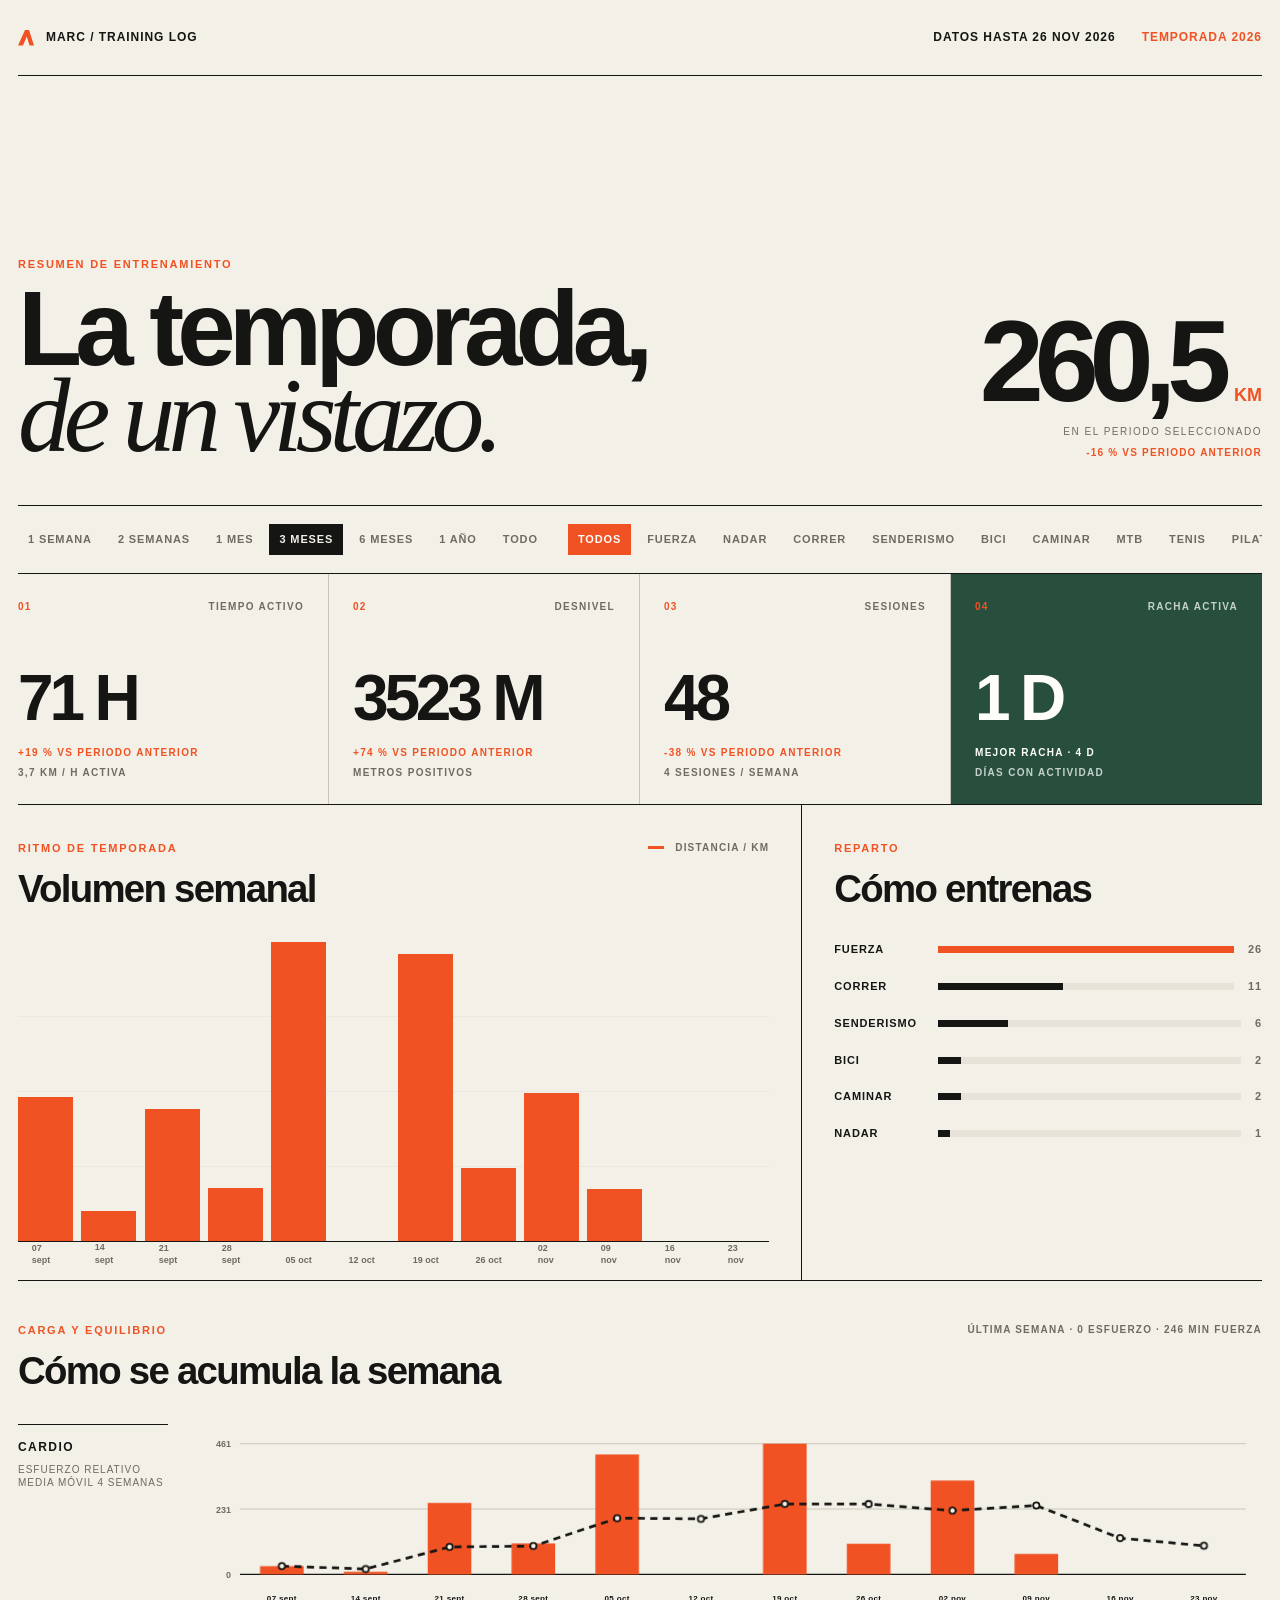
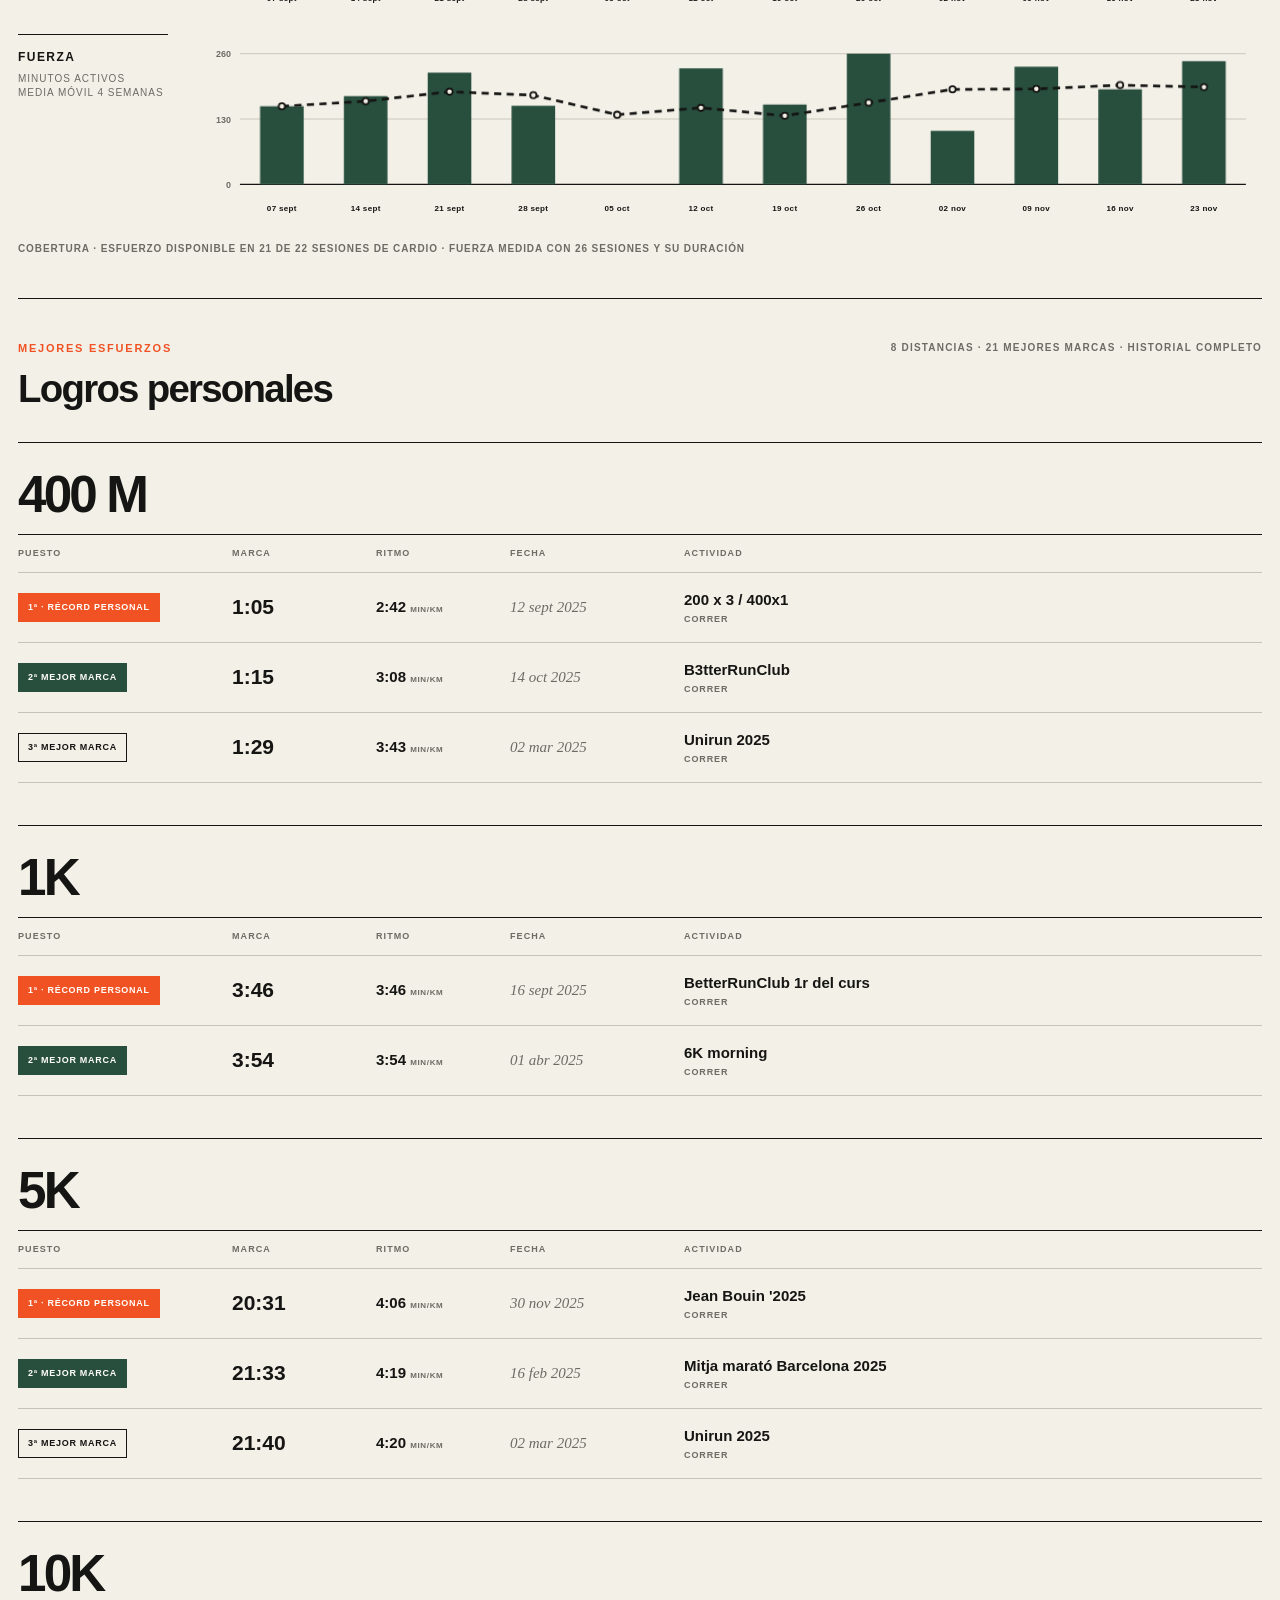
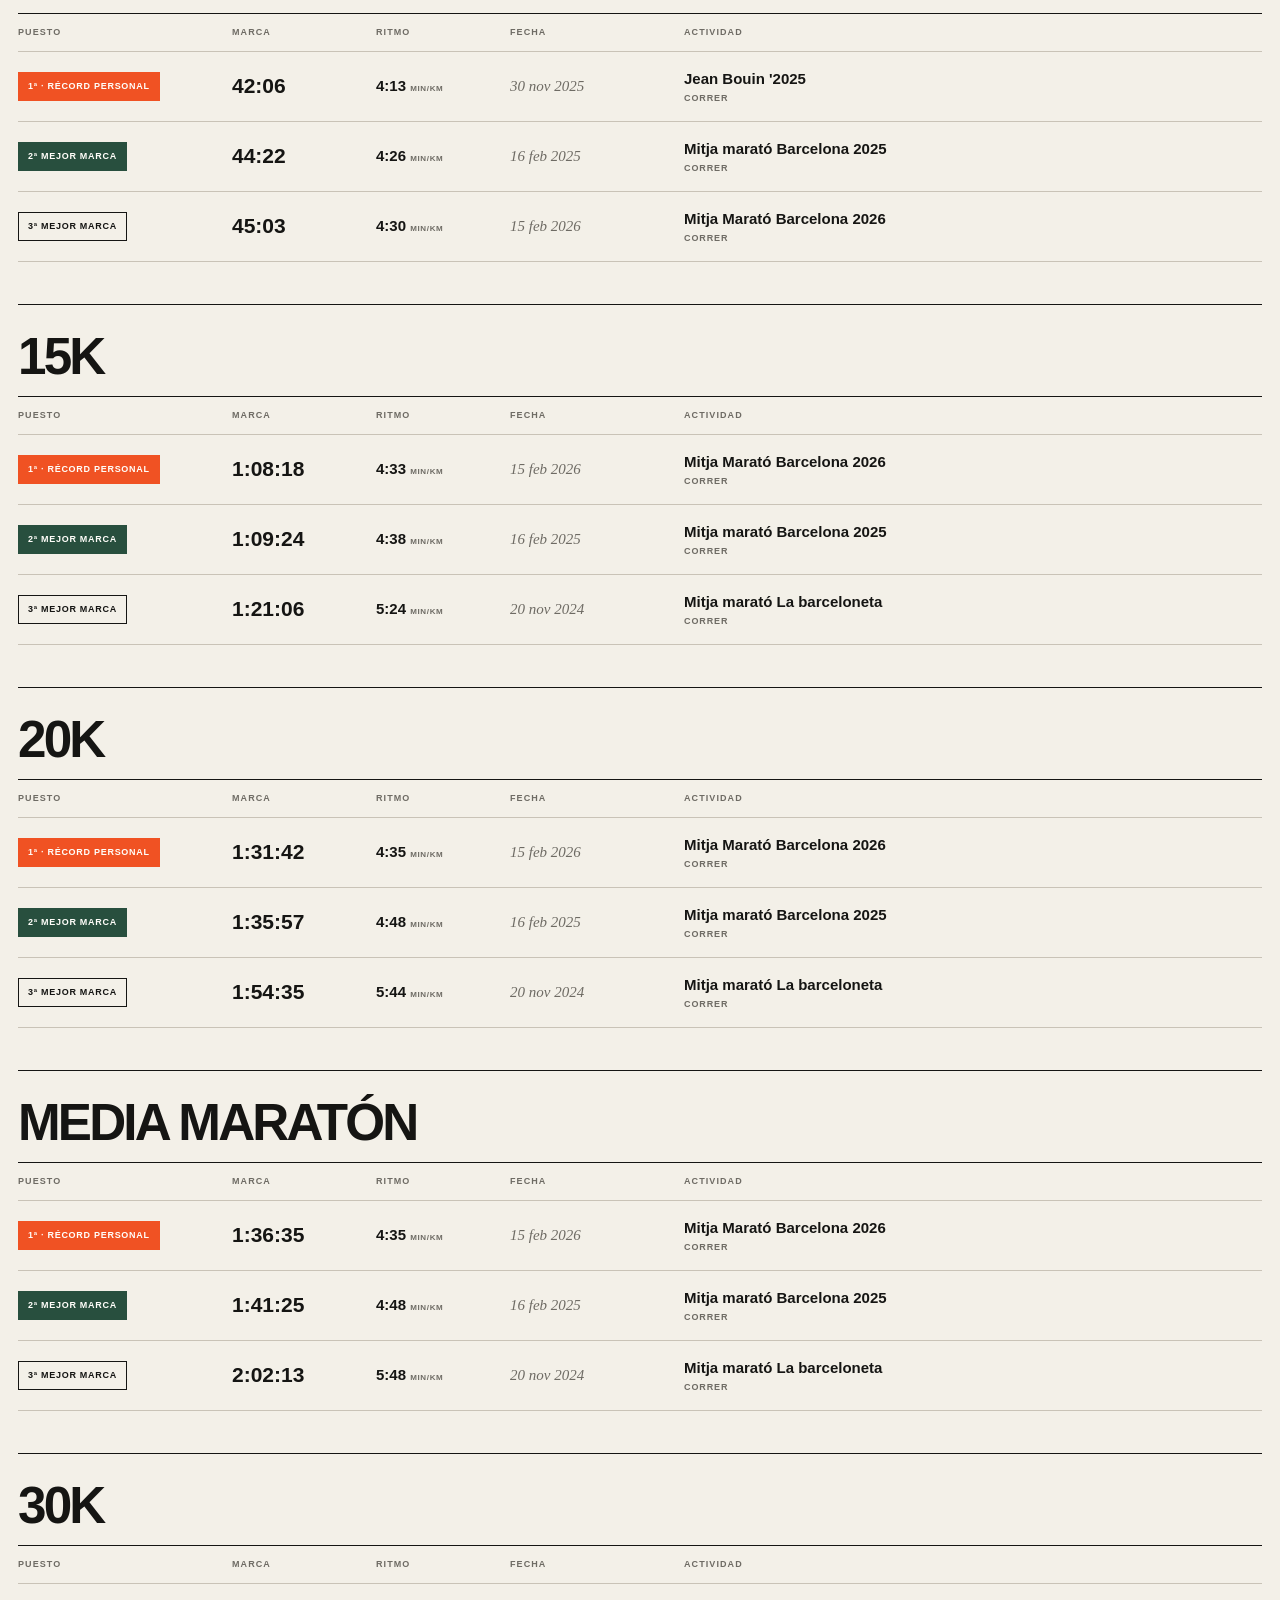
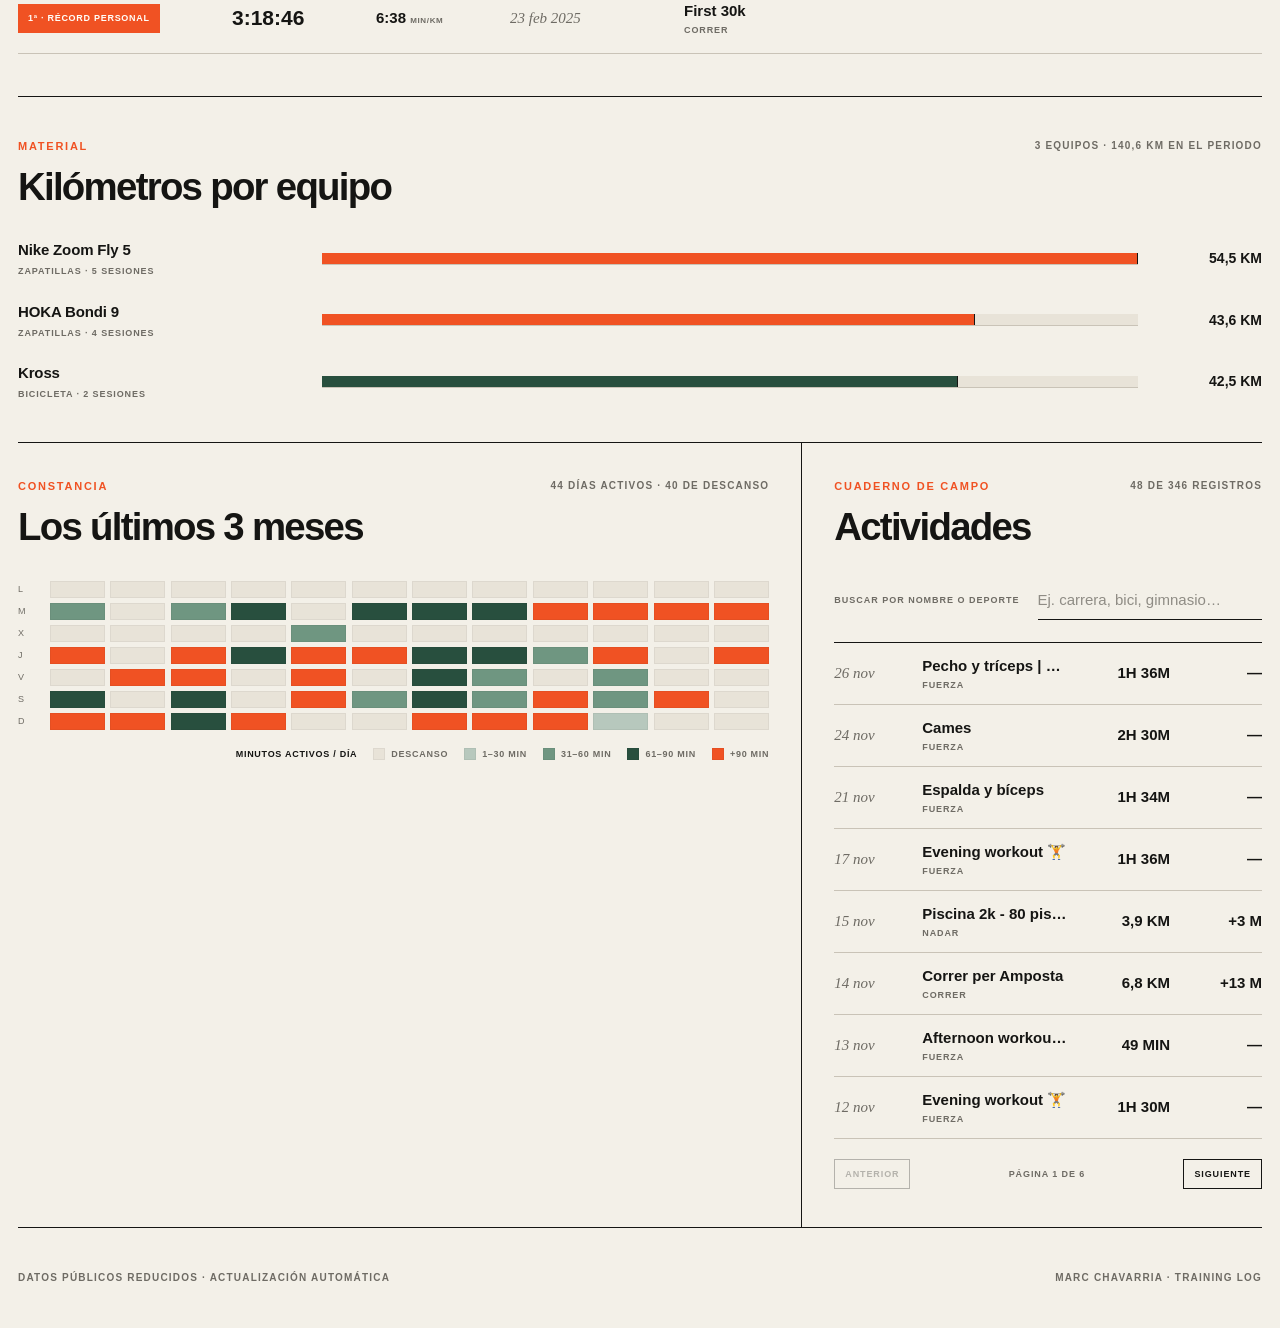
<file: index.html>
<!doctype html>
<html lang="es">
<head>
  <meta charset="utf-8">
  <meta name="viewport" content="width=device-width, initial-scale=1">
  <meta name="theme-color" content="#f3f0e8">
  <title>Marc — Training Log</title>
  <link rel="stylesheet" href="style.css?v=6.2">
</head>
<body>
  <div class="shell">
    <header class="masthead">
      <a class="brand" href="#top" aria-label="Volver al inicio">
        <span class="brand-mark" aria-hidden="true"></span>
        <span>MARC / TRAINING LOG</span>
      </a>
      <div class="masthead-meta">
        <span id="sync-date">DATOS ACTUALIZADOS</span>
        <span class="edition" id="edition">TEMPORADA</span>
      </div>
    </header>

    <main id="top">
      <section class="hero" aria-labelledby="page-title">
        <div class="hero-copy">
          <p class="eyebrow">RESUMEN DE ENTRENAMIENTO</p>
          <h1 id="page-title">La temporada,<br><em>de un vistazo.</em></h1>
        </div>
        <div class="hero-number" id="hero-number" aria-label="Distancia total del periodo">
          <span class="hero-number-value" id="hero-distance">—</span>
          <span class="hero-number-unit" id="hero-unit">KM</span>
          <span class="hero-number-caption" id="hero-caption">EN EL PERIODO SELECCIONADO</span>
          <span class="hero-comparison" id="hero-comparison">—</span>
        </div>
      </section>

      <section class="filter-bar" aria-label="Filtros del dashboard">
        <div class="period-switch" role="group" aria-label="Periodo">
          <button data-range="7">1 SEMANA</button>
          <button data-range="14">2 SEMANAS</button>
          <button data-range="28">1 MES</button>
          <button data-range="84" class="is-active">3 MESES</button>
          <button data-range="182">6 MESES</button>
          <button data-range="365">1 AÑO</button>
          <button data-range="all">TODO</button>
        </div>
        <div class="sport-switch" id="sport-switch" aria-label="Deporte"></div>
      </section>

      <section class="metric-strip" aria-label="Métricas principales">
        <article class="metric">
          <span class="metric-index">01</span>
          <span class="metric-label" id="metric-time-label">TIEMPO ACTIVO</span>
          <strong id="metric-time">—</strong>
          <span class="metric-comparison" id="time-comparison">—</span>
          <span class="metric-delta" id="time-delta">—</span>
        </article>
        <article class="metric">
          <span class="metric-index">02</span>
          <span class="metric-label" id="metric-elevation-label">DESNIVEL</span>
          <strong id="metric-elevation">—</strong>
          <span class="metric-comparison" id="elevation-comparison">—</span>
          <span class="metric-delta" id="elevation-delta">METROS POSITIVOS</span>
        </article>
        <article class="metric">
          <span class="metric-index">03</span>
          <span class="metric-label" id="metric-sessions-label">SESIONES</span>
          <strong id="metric-sessions">—</strong>
          <span class="metric-comparison" id="sessions-comparison">—</span>
          <span class="metric-delta" id="frequency-note">—</span>
        </article>
        <article class="metric metric-accent">
          <span class="metric-index">04</span>
          <span class="metric-label" id="metric-streak-label">RACHA ACTIVA</span>
          <strong id="metric-streak">—</strong>
          <span class="metric-comparison" id="best-streak-note">—</span>
          <span class="metric-delta">DÍAS CON ACTIVIDAD</span>
        </article>
      </section>

      <section class="analysis-grid">
        <article class="panel volume-panel">
          <header class="panel-header">
            <div>
              <p class="eyebrow">RITMO DE TEMPORADA</p>
              <h2>Volumen semanal</h2>
            </div>
            <div class="chart-legend"><span></span> <b id="volume-legend-text">DISTANCIA / KM</b></div>
          </header>
          <div class="volume-chart" id="volume-chart" role="img" aria-label="Distancia semanal"></div>
        </article>

        <article class="panel mix-panel">
          <header class="panel-header">
            <div>
              <p class="eyebrow">REPARTO</p>
              <h2>Cómo entrenas</h2>
            </div>
          </header>
          <div class="sport-mix" id="sport-mix"></div>
        </article>

        <article class="panel panel-wide load-panel">
          <header class="panel-header">
            <div>
              <p class="eyebrow">CARGA Y EQUILIBRIO</p>
              <h2>Cómo se acumula la semana</h2>
            </div>
            <p class="panel-note" id="load-note">—</p>
          </header>
          <div class="training-load-chart" id="training-load-chart" role="img" aria-label="Carga semanal de cardio y fuerza"></div>
          <p class="chart-footnote" id="load-coverage">—</p>
        </article>

        <article class="panel panel-wide running-panel">
          <header class="panel-header">
            <div>
              <p class="eyebrow">PROGRESO DE CARRERA</p>
              <h2>Ritmo en distancias comparables</h2>
            </div>
            <div class="progress-legend" aria-label="Series del gráfico">
              <span><i class="legend-dot legend-dot-orange"></i>5–8 KM</span>
              <span><i class="legend-dot legend-dot-green"></i>8–12 KM</span>
            </div>
          </header>
          <div class="running-progress-chart" id="running-progress-chart" role="img" aria-label="Evolución del ritmo de carrera"></div>
        </article>

        <article class="panel panel-wide achievements-panel is-hidden">
          <header class="panel-header">
            <div>
              <p class="eyebrow">MEJORES ESFUERZOS</p>
              <h2>Logros personales</h2>
            </div>
            <p class="panel-note" id="achievements-note">—</p>
          </header>
          <div class="personal-achievements" id="personal-achievements"></div>
        </article>

        <article class="panel panel-wide gear-panel is-hidden">
          <header class="panel-header">
            <div>
              <p class="eyebrow">MATERIAL</p>
              <h2>Kilómetros por equipo</h2>
            </div>
            <p class="panel-note" id="gear-note">—</p>
          </header>
          <div class="gear-usage" id="gear-usage" role="img" aria-label="Kilómetros recorridos con cada zapatilla o bicicleta"></div>
        </article>

        <article class="panel consistency-panel">
          <header class="panel-header">
            <div>
              <p class="eyebrow">CONSTANCIA</p>
              <h2>Los últimos 3 meses</h2>
            </div>
            <p class="panel-note" id="active-days-note">—</p>
          </header>
          <div class="calendar-wrap">
            <div class="weekday-labels" aria-hidden="true"><span>L</span><span>M</span><span>X</span><span>J</span><span>V</span><span>S</span><span>D</span></div>
            <div class="training-calendar" id="training-calendar"></div>
          </div>
          <div class="calendar-legend" id="calendar-legend" aria-label="Leyenda de minutos activos por día"></div>
        </article>

        <article class="panel latest-panel">
          <header class="panel-header">
            <div>
              <p class="eyebrow">CUADERNO DE CAMPO</p>
              <h2>Actividades</h2>
            </div>
            <span class="latest-count" id="latest-count">—</span>
          </header>
          <label class="activity-search" for="activity-search">
            <span>BUSCAR POR NOMBRE O DEPORTE</span>
            <input id="activity-search" type="search" autocomplete="off" placeholder="Ej. carrera, bici, gimnasio…">
          </label>
          <div class="activity-table" id="activity-table"></div>
          <nav class="activity-pagination" aria-label="Paginación de actividades">
            <button id="activity-prev" type="button">ANTERIOR</button>
            <span id="activity-page" aria-live="polite">PÁGINA 1</span>
            <button id="activity-next" type="button">SIGUIENTE</button>
          </nav>
        </article>
      </section>
    </main>

    <footer>
      <span>DATOS PÚBLICOS REDUCIDOS · ACTUALIZACIÓN AUTOMÁTICA</span>
      <span>MARC CHAVARRIA · TRAINING LOG</span>
    </footer>
  </div>

  <div id="loading" class="loading" aria-live="polite" aria-label="Cargando el dashboard"></div>
  <script src="app.js?v=6.4"></script>
</body>
</html>
</file>
<file: style.css>
:root {
  --paper: #f3f0e8;
  --paper-deep: #e8e3d8;
  --ink: #151513;
  --muted: #6e6b64;
  --line: #c9c3b7;
  --orange: #f05223;
  --green: #284f3e;
  --white: #fffefa;
  --font-sans: "Helvetica Neue", Helvetica, Arial, sans-serif;
  --font-display: Georgia, "Times New Roman", serif;
}

* { box-sizing: border-box; }
html { scroll-behavior: smooth; }
body {
  margin: 0;
  background: var(--paper);
  color: var(--ink);
  font-family: var(--font-sans);
  font-size: 15px;
  line-height: 1.35;
}
button { font: inherit; }

html.has-js:not(.is-ready) body { overflow: hidden; }
.has-js:not(.is-ready) .masthead,
.has-js:not(.is-ready) .hero-copy > *,
.has-js:not(.is-ready) .hero-number,
.has-js:not(.is-ready) .filter-bar,
.has-js:not(.is-ready) .metric { opacity: 0; }

.has-js.is-entering .masthead { animation: page-enter .64s cubic-bezier(.22, 1, .36, 1) .1s both; }
.has-js.is-entering .hero-copy .eyebrow { animation: page-enter .58s cubic-bezier(.22, 1, .36, 1) .18s both; }
.has-js.is-entering .hero-copy h1 { animation: page-enter .72s cubic-bezier(.22, 1, .36, 1) .24s both; }
.has-js.is-entering .hero-number { animation: page-enter .68s cubic-bezier(.22, 1, .36, 1) .32s both; }
.has-js.is-entering .filter-bar { animation: page-enter .6s cubic-bezier(.22, 1, .36, 1) .4s both; }
.has-js.is-entering .metric { animation: page-enter .58s cubic-bezier(.22, 1, .36, 1) .46s both; }
.has-js.is-entering .metric:nth-child(2) { animation-delay: .51s; }
.has-js.is-entering .metric:nth-child(3) { animation-delay: .56s; }
.has-js.is-entering .metric:nth-child(4) { animation-delay: .61s; }

.shell {
  width: min(1500px, calc(100% - 36px));
  margin: 0 auto;
}

.masthead {
  min-height: 76px;
  display: flex;
  align-items: center;
  justify-content: space-between;
  border-bottom: 1px solid var(--ink);
  letter-spacing: .08em;
  font-size: 12px;
  font-weight: 700;
}
.brand { color: inherit; text-decoration: none; display: flex; align-items: center; gap: 12px; }
.brand-mark { width: 16px; height: 16px; background: var(--orange); clip-path: polygon(0 100%, 45% 0, 68% 0, 100% 100%, 72% 100%, 55% 43%, 31% 100%); }
.masthead-meta { display: flex; gap: 26px; }
.edition { color: var(--orange); }

.hero {
  min-height: 430px;
  display: grid;
  grid-template-columns: 1.3fr .7fr;
  gap: 24px;
  align-items: end;
  padding: 64px 0 46px;
  border-bottom: 1px solid var(--ink);
}
.eyebrow { margin: 0 0 14px; font-size: 11px; font-weight: 800; letter-spacing: .16em; color: var(--orange); }
.hero h1 { margin: 0; font-size: clamp(64px, 8.2vw, 128px); font-weight: 700; line-height: .82; letter-spacing: -.065em; }
.hero h1 em { font-family: var(--font-display); font-weight: 400; }
.hero-number { justify-self: end; display: grid; grid-template-columns: auto auto; align-items: baseline; text-align: right; }
.hero-number-value { font-size: clamp(78px, 9vw, 142px); line-height: .8; letter-spacing: -.08em; font-weight: 800; font-variant-numeric: tabular-nums; }
.hero-number-unit { margin-left: 12px; color: var(--orange); font-weight: 800; font-size: 18px; }
.hero-number-caption { grid-column: 1 / -1; margin-top: 18px; font-size: 10px; letter-spacing: .15em; color: var(--muted); }
.hero-comparison { grid-column: 1 / -1; margin-top: 7px; color: var(--orange); font-size: 10px; font-weight: 800; letter-spacing: .12em; }

.filter-bar { display: flex; justify-content: space-between; align-items: center; gap: 20px; padding: 18px 0; border-bottom: 1px solid var(--ink); overflow-x: auto; }
.period-switch, .sport-switch { display: flex; gap: 6px; white-space: nowrap; }
.filter-bar button { border: 0; background: transparent; padding: 8px 10px; color: var(--muted); font-size: 11px; letter-spacing: .08em; font-weight: 700; cursor: pointer; transition: color .18s ease, background-color .18s ease, transform .18s ease; }
.filter-bar button:hover { color: var(--ink); }
.filter-bar button:active { transform: scale(.96); }
.filter-bar button:focus-visible { outline: 2px solid var(--orange); outline-offset: 2px; }
.filter-bar button.is-active { background: var(--ink); color: var(--paper); }
.sport-switch button.is-active { background: var(--orange); color: var(--white); }

.metric-strip { display: grid; grid-template-columns: repeat(4, 1fr); border-bottom: 1px solid var(--ink); }
.metric { min-height: 230px; padding: 26px 24px 24px 0; border-right: 1px solid var(--line); display: grid; grid-template-columns: auto 1fr; grid-template-rows: auto 1fr auto auto; }
.metric + .metric { padding-left: 24px; }
.metric:last-child { border-right: 0; }
.metric-index, .metric-label, .metric-delta, .metric-comparison { font-size: 10px; font-weight: 800; letter-spacing: .13em; }
.metric-index { color: var(--orange); }
.metric-label { text-align: right; color: var(--muted); }
.metric strong { grid-column: 1 / -1; align-self: end; font-size: clamp(42px, 5vw, 74px); letter-spacing: -.065em; font-variant-numeric: tabular-nums; }
.metric-comparison { grid-column: 1 / -1; margin: 4px 0 7px; color: var(--orange); }
.metric-delta { grid-column: 1 / -1; color: var(--muted); }
.metric-accent { background: var(--green); color: var(--white); padding-right: 24px; }
.metric-accent .metric-label, .metric-accent .metric-delta { color: #c4d2ca; }
.metric-accent .metric-comparison { color: var(--white); }

.analysis-grid { display: grid; grid-template-columns: 1.7fr 1fr; }
.panel { min-width: 0; padding: 36px 32px 38px 0; border-bottom: 1px solid var(--ink); }
.mix-panel, .latest-panel { padding-left: 32px; padding-right: 0; border-left: 1px solid var(--ink); }
.panel-wide { grid-column: 1 / -1; padding: 42px 0; border-left: 0 !important; }
.panel.is-wide { grid-column: 1 / -1; padding-right: 0; border-left: 0; }
.panel.is-hidden { display: none; }
.reveal-on-scroll { opacity: 0; transform: translateY(28px); transition: opacity .68s cubic-bezier(.22, 1, .36, 1), transform .68s cubic-bezier(.22, 1, .36, 1); will-change: opacity, transform; }
.reveal-on-scroll.is-revealed { opacity: 1; transform: translateY(0); will-change: auto; }
.panel.is-revealed .week-bar,
.panel.is-revealed .cardio-bar,
.panel.is-revealed .strength-bar { animation: chart-scroll-rise .82s cubic-bezier(.22, 1, .36, 1) var(--chart-delay, 0ms) both; transform-origin: bottom; }
.panel.is-revealed .mix-fill,
.panel.is-revealed .gear-fill { animation: chart-scroll-grow .78s cubic-bezier(.22, 1, .36, 1) var(--chart-delay, 0ms) both; transform-origin: left; }
.panel.is-revealed .average-line,
.panel.is-revealed .running-series-orange,
.panel.is-revealed .running-series-green { animation: chart-scroll-draw .96s cubic-bezier(.22, 1, .36, 1) var(--chart-delay, 0ms) both; }
.panel.is-revealed .average-point,
.panel.is-revealed .running-point-orange,
.panel.is-revealed .running-point-green { animation: chart-scroll-point .46s cubic-bezier(.22, 1, .36, 1) var(--chart-delay, 0ms) both; transform-box: fill-box; transform-origin: center; }
.panel.is-revealed #training-calendar .day-cell { animation: chart-scroll-cell .42s cubic-bezier(.22, 1, .36, 1) var(--chart-delay, 0ms) both; }
.is-filter-updating .hero-number,
.is-filter-updating .metric,
.is-filter-updating .panel.is-revealed:not(.is-hidden) { animation: filter-content-in .43s cubic-bezier(.22, 1, .36, 1) both; }
.is-filter-updating .week-bar,
.is-filter-updating .cardio-bar,
.is-filter-updating .strength-bar { animation: chart-rise-in .48s cubic-bezier(.22, 1, .36, 1) both; transform-origin: bottom; }
.is-filter-updating .mix-fill,
.is-filter-updating .gear-fill { animation: chart-grow-in .48s cubic-bezier(.22, 1, .36, 1) both; transform-origin: left; }
.panel-header { display: flex; justify-content: space-between; gap: 20px; align-items: start; margin-bottom: 34px; }
.panel h2 { margin: 0; font-size: clamp(27px, 3vw, 44px); letter-spacing: -.045em; line-height: 1; }
.panel-note, .chart-legend, .latest-count { margin: 0; font-size: 10px; font-weight: 800; letter-spacing: .12em; color: var(--muted); text-align: right; }
.chart-legend span { display: inline-block; width: 16px; height: 3px; margin: 0 7px 2px 0; background: var(--orange); }
.chart-legend b { font: inherit; }

.volume-chart { height: 300px; display: grid; grid-template-columns: repeat(var(--week-count, 12), minmax(22px, 1fr)); gap: 8px; align-items: end; border-bottom: 1px solid var(--ink); background: repeating-linear-gradient(to top, transparent 0, transparent 74px, rgba(21,21,19,.08) 75px); }
.week-bar { position: relative; height: var(--height); background: var(--orange); transition: opacity .2s; }
.week-bar.has-value { min-height: 2px; }
.week-bar:hover { opacity: .7; }
.week-bar::after { content: attr(data-label); position: absolute; left: 50%; bottom: -25px; transform: translateX(-50%); font-size: 9px; font-weight: 700; color: var(--muted); }
.week-bar::before { content: attr(data-value); position: absolute; left: 50%; top: -18px; transform: translateX(-50%); font-size: 9px; opacity: 0; }
.week-bar:hover::before { opacity: 1; }

.sport-mix { display: grid; gap: 22px; }
.mix-row { display: grid; grid-template-columns: 90px 1fr auto; gap: 14px; align-items: center; }
.mix-name, .mix-value { font-size: 11px; font-weight: 800; letter-spacing: .08em; }
.mix-track { height: 7px; background: var(--paper-deep); }
.mix-fill { width: var(--width); height: 100%; background: var(--ink); }
.mix-row:first-child .mix-fill { background: var(--orange); }
.mix-value { color: var(--muted); font-variant-numeric: tabular-nums; }

.training-load-chart { display: grid; gap: 22px; }
.load-lane { display: grid; grid-template-columns: 150px minmax(0, 1fr); gap: 20px; align-items: stretch; }
.load-lane-label { border-top: 1px solid var(--ink); padding-top: 14px; }
.load-lane-label strong { display: block; font-size: 12px; letter-spacing: .12em; }
.load-lane-label span { display: block; margin-top: 7px; color: var(--muted); font-size: 10px; letter-spacing: .1em; }
.chart-footnote { margin: 20px 0 0; color: var(--muted); font-size: 10px; font-weight: 700; letter-spacing: .09em; }
.chart-svg { display: block; width: 100%; height: auto; min-height: 180px; overflow: visible; }
.chart-svg text { fill: var(--muted); font-family: var(--font-sans); font-size: 10px; font-weight: 700; }
.chart-svg .axis-label { fill: var(--ink); font-size: 9px; letter-spacing: .04em; }
.chart-grid { stroke: var(--line); stroke-width: 1; }
.chart-baseline { stroke: var(--ink); stroke-width: 1.5; }
.cardio-bar { fill: var(--orange); }
.strength-bar { fill: var(--green); }
.cardio-bar, .strength-bar { transform-box: fill-box; }
.average-line { fill: none; stroke: var(--ink); stroke-width: 3; stroke-dasharray: 8 6; }
.average-point { fill: var(--paper); stroke: var(--ink); stroke-width: 2; }

.progress-legend { display: flex; flex-wrap: wrap; justify-content: flex-end; gap: 16px; color: var(--muted); font-size: 10px; font-weight: 800; letter-spacing: .1em; }
.progress-legend span { display: inline-flex; align-items: center; gap: 7px; }
.legend-dot { display: inline-block; width: 10px; height: 10px; border-radius: 50%; }
.legend-dot-orange { background: var(--orange); }
.legend-dot-green { background: var(--paper); border: 2px solid var(--green); }
.running-series-orange { fill: none; stroke: var(--orange); stroke-width: 3; }
.running-series-green { fill: none; stroke: var(--green); stroke-width: 3; stroke-dasharray: 8 5; }
.running-point-orange { fill: var(--orange); stroke: var(--paper); stroke-width: 2; }
.running-point-green { fill: var(--paper); stroke: var(--green); stroke-width: 3; }
.empty-chart { min-height: 220px; display: grid; place-items: center; border-top: 1px solid var(--line); border-bottom: 1px solid var(--line); color: var(--muted); font-size: 11px; font-weight: 700; letter-spacing: .1em; text-align: center; }

.personal-achievements { display: grid; gap: 42px; }
.achievement-group { border-top: 1px solid var(--ink); }
.achievement-group-header { display: flex; justify-content: space-between; align-items: end; gap: 20px; min-height: 92px; padding: 20px 0 16px; border-bottom: 1px solid var(--ink); }
.achievement-group-header h3 { margin: 0; font-size: clamp(34px, 4vw, 58px); line-height: .9; letter-spacing: -.055em; }
.achievement-row { display: grid; grid-template-columns: minmax(150px, 190px) 120px 110px 150px minmax(0, 1fr); gap: 24px; align-items: center; min-height: 70px; border-bottom: 1px solid var(--line); }
.achievement-head { min-height: 38px; color: var(--muted); font-size: 9px; font-weight: 800; letter-spacing: .12em; }
.achievement-time { font-size: 21px; font-weight: 800; font-variant-numeric: tabular-nums; }
.achievement-pace { font-size: 15px; font-weight: 800; font-variant-numeric: tabular-nums; white-space: nowrap; }
.achievement-pace small { color: var(--muted); font-size: 8px; letter-spacing: .08em; }
.achievement-rank { justify-self: start; padding: 7px 9px; border: 1px solid var(--ink); font-size: 9px; font-weight: 800; letter-spacing: .08em; }
.achievement-rank[data-rank="1"] { background: var(--orange); border-color: var(--orange); color: var(--white); }
.achievement-rank[data-rank="2"] { background: var(--green); border-color: var(--green); color: var(--white); }
.achievement-date { color: var(--muted); font-family: var(--font-display); font-style: italic; }
.achievement-activity { min-width: 0; overflow: hidden; text-overflow: ellipsis; white-space: nowrap; font-weight: 700; }
.achievement-activity small { display: block; margin-top: 3px; color: var(--muted); font-size: 9px; letter-spacing: .1em; }

.gear-usage { display: grid; gap: 24px; }
.gear-row { display: grid; grid-template-columns: minmax(180px, 280px) minmax(0, 1fr) 100px; gap: 24px; align-items: center; }
.gear-meta strong { display: block; font-size: 15px; letter-spacing: -.01em; }
.gear-meta span { display: block; margin-top: 5px; color: var(--muted); font-size: 9px; font-weight: 800; letter-spacing: .1em; }
.gear-track { height: 12px; background: var(--paper-deep); border-bottom: 1px solid var(--line); }
.gear-fill { width: var(--width); height: 100%; background: var(--orange); border-right: 1px solid var(--ink); }
.gear-fill[data-gear-type="Bicicleta"] { background: var(--green); }
.gear-value { text-align: right; font-size: 14px; font-weight: 800; font-variant-numeric: tabular-nums; }

.calendar-wrap { display: grid; grid-template-columns: 20px 1fr; gap: 12px; }
.weekday-labels { display: grid; grid-template-rows: repeat(7, 1fr); gap: 5px; font-size: 9px; color: var(--muted); align-items: center; }
.training-calendar { display: grid; grid-auto-flow: column; grid-template-rows: repeat(7, 17px); grid-auto-columns: minmax(12px, 1fr); gap: 5px; }
.day-cell { background: var(--paper-deep); border: 1px solid rgba(21,21,19,.05); }
.day-cell[data-level="1"] { background: #b7c8bd; }
.day-cell[data-level="2"] { background: #6f9681; }
.day-cell[data-level="3"] { background: var(--green); }
.day-cell[data-level="4"] { background: var(--orange); }
.calendar-legend { display: flex; flex-wrap: wrap; justify-content: flex-end; gap: 10px 16px; margin-top: 18px; color: var(--muted); font-size: 9px; font-weight: 800; letter-spacing: .08em; }
.calendar-legend::before { content: "MINUTOS ACTIVOS / DÍA"; color: var(--ink); }
.calendar-legend span { display: inline-flex; align-items: center; gap: 6px; }
.calendar-legend .day-cell { display: inline-block; width: 12px; height: 12px; flex: 0 0 12px; }

.activity-table { border-top: 1px solid var(--ink); }
.activity-search { display: grid; grid-template-columns: auto minmax(0, 1fr); gap: 18px; align-items: center; margin-bottom: 22px; }
.activity-search span { font-size: 9px; font-weight: 800; letter-spacing: .11em; color: var(--muted); }
.activity-search input { width: 100%; border: 0; border-bottom: 1px solid var(--ink); border-radius: 0; padding: 9px 0; background: transparent; color: var(--ink); font: inherit; outline: 0; }
.activity-search input::placeholder { color: var(--muted); opacity: .75; }
.activity-search input:focus { border-bottom-color: var(--orange); box-shadow: 0 1px 0 var(--orange); }
.activity-row { display: grid; grid-template-columns: 74px 1fr 88px 78px; gap: 14px; align-items: center; min-height: 62px; border-bottom: 1px solid var(--line); }
.activity-row.is-compact { grid-template-columns: 74px 1fr 100px; }
.activity-date { font-family: var(--font-display); font-style: italic; color: var(--muted); }
.activity-title { font-weight: 700; overflow: hidden; text-overflow: ellipsis; white-space: nowrap; }
.activity-title span { display: block; margin-top: 3px; color: var(--muted); font-size: 9px; letter-spacing: .1em; }
.activity-value { text-align: right; font-variant-numeric: tabular-nums; font-weight: 700; }
.activity-empty { min-height: 124px; display: grid; place-items: center; margin: 0; color: var(--muted); text-align: center; }
.activity-pagination { display: grid; grid-template-columns: auto 1fr auto; align-items: center; gap: 14px; padding-top: 20px; }
.activity-pagination button { border: 1px solid var(--ink); padding: 8px 10px; background: transparent; color: var(--ink); font-size: 9px; font-weight: 800; letter-spacing: .1em; cursor: pointer; transition: background-color .18s ease, color .18s ease; }
.activity-pagination button:hover:not(:disabled) { background: var(--ink); color: var(--paper); }
.activity-pagination button:focus-visible { outline: 2px solid var(--orange); outline-offset: 2px; }
.activity-pagination button:disabled { opacity: .28; cursor: default; }
.activity-pagination span { color: var(--muted); font-size: 9px; font-weight: 800; letter-spacing: .1em; text-align: center; }

footer { min-height: 100px; display: flex; justify-content: space-between; align-items: center; font-size: 10px; font-weight: 800; letter-spacing: .12em; color: var(--muted); }
.loading { position: fixed; inset: 0; display: grid; place-items: center; z-index: 10; background: var(--ink); color: var(--paper); font-size: 12px; letter-spacing: .18em; transform: translateY(0); transition: transform .72s cubic-bezier(.76, 0, .24, 1); will-change: transform; }
.loading::after { content: ""; position: absolute; right: 0; bottom: 0; left: 0; height: 4px; background: var(--orange); transform-origin: left; animation: loading-line 1s cubic-bezier(.22, 1, .36, 1) both; }
.loading.is-leaving { transform: translateY(-100%); pointer-events: none; }
.loading.is-hidden { display: none; }
.error { color: var(--orange); }

@keyframes page-enter {
  from { opacity: 0; transform: translateY(18px); }
  to { opacity: 1; transform: translateY(0); }
}
@keyframes loading-line {
  from { transform: scaleX(0); }
  to { transform: scaleX(1); }
}
@keyframes chart-scroll-rise {
  from { opacity: .18; transform: scaleY(0); }
  to { opacity: 1; transform: scaleY(1); }
}
@keyframes chart-scroll-grow {
  from { opacity: .18; transform: scaleX(0); }
  to { opacity: 1; transform: scaleX(1); }
}
@keyframes chart-scroll-draw {
  from { opacity: 0; clip-path: inset(0 100% 0 0); }
  to { opacity: 1; clip-path: inset(0 0 0 0); }
}
@keyframes chart-scroll-point {
  from { opacity: 0; transform: scale(0); }
  to { opacity: 1; transform: scale(1); }
}
@keyframes chart-scroll-cell {
  from { opacity: 0; transform: scale(0); }
  to { opacity: 1; transform: scale(1); }
}
@keyframes filter-content-in {
  from { opacity: .28; transform: translateY(12px); }
  to { opacity: 1; transform: translateY(0); }
}
@keyframes chart-rise-in {
  from { opacity: .18; transform: scaleY(0); }
  to { opacity: 1; transform: scaleY(1); }
}
@keyframes chart-grow-in {
  from { opacity: .18; transform: scaleX(0); }
  to { opacity: 1; transform: scaleX(1); }
}

@media (prefers-reduced-motion: reduce) {
  html { scroll-behavior: auto; }
  *, *::before, *::after { animation-duration: .01ms !important; animation-iteration-count: 1 !important; transition-duration: .01ms !important; }
  .has-js:not(.is-ready) .masthead,
  .has-js:not(.is-ready) .hero-copy > *,
  .has-js:not(.is-ready) .hero-number,
  .has-js:not(.is-ready) .filter-bar,
  .has-js:not(.is-ready) .metric { opacity: 1; }
  .reveal-on-scroll { opacity: 1; transform: none; }
  .panel.is-revealed .week-bar,
  .panel.is-revealed .cardio-bar,
  .panel.is-revealed .strength-bar,
  .panel.is-revealed .mix-fill,
  .panel.is-revealed .gear-fill,
  .panel.is-revealed .average-line,
  .panel.is-revealed .average-point,
  .panel.is-revealed .running-series-orange,
  .panel.is-revealed .running-series-green,
  .panel.is-revealed .running-point-orange,
  .panel.is-revealed .running-point-green,
  .panel.is-revealed #training-calendar .day-cell { animation: none; opacity: 1; transform: none; clip-path: none; }
}

@media (max-width: 950px) {
  .hero { grid-template-columns: 1fr; min-height: auto; }
  .hero-number { justify-self: start; text-align: left; margin-top: 34px; }
  .metric-strip { grid-template-columns: repeat(2, 1fr); }
  .metric:nth-child(2) { border-right: 0; }
  .metric:nth-child(-n+2) { border-bottom: 1px solid var(--line); }
  .analysis-grid { grid-template-columns: 1fr; }
  .panel, .mix-panel, .latest-panel, .panel-wide, .panel.is-wide { grid-column: 1; padding: 34px 0; border-left: 0; }
  .load-lane { grid-template-columns: 120px minmax(0, 1fr); gap: 14px; }
}

@media (max-width: 620px) {
  .shell { width: min(100% - 24px, 1500px); }
  .masthead-meta #sync-date { display: none; }
  .hero { padding-top: 46px; }
  .hero h1 { font-size: 58px; }
  .filter-bar { align-items: flex-start; flex-direction: column; }
  .metric-strip { grid-template-columns: 1fr; }
  .metric { border-right: 0; border-bottom: 1px solid var(--line); padding: 22px 0; min-height: 178px; }
  .metric + .metric { padding-left: 0; }
  .metric-accent { margin: 0 -12px; padding-left: 12px !important; padding-right: 12px !important; }
  .volume-chart { gap: 4px; }
  .load-lane { grid-template-columns: 1fr; gap: 6px; }
  .load-lane-label { display: flex; justify-content: space-between; align-items: baseline; }
  .load-lane-label span { margin-top: 0; text-align: right; }
  .load-lane, .running-progress-chart { overflow-x: auto; }
  .load-lane .chart-svg, .running-progress-chart .chart-svg { width: 720px; min-width: 720px; height: auto; min-height: 0; }
  .panel-header { align-items: flex-start; flex-direction: column; }
  .panel-note, .progress-legend { text-align: left; justify-content: flex-start; }
  .activity-search { grid-template-columns: 1fr; gap: 4px; }
  .gear-row { grid-template-columns: 1fr auto; gap: 8px 16px; }
  .gear-track { grid-column: 1 / -1; grid-row: 2; }
  .gear-value { grid-column: 2; grid-row: 1; }
  .calendar-legend { justify-content: flex-start; }
  .achievement-head { display: none; }
  .achievement-row { grid-template-columns: 1fr auto; gap: 6px 12px; padding: 14px 0; }
  .achievement-group-header { min-height: 76px; }
  .achievement-group-header h3 { font-size: 36px; }
  .achievement-rank { grid-column: 1; grid-row: 1; }
  .achievement-time { grid-column: 2; grid-row: 1; }
  .achievement-date { grid-column: 1; grid-row: 2; }
  .achievement-pace { grid-column: 2; grid-row: 2; justify-self: end; }
  .achievement-activity { grid-column: 1 / -1; grid-row: 3; display: block; }
  .activity-row { grid-template-columns: 58px 1fr 65px; }
  .activity-row.is-compact { grid-template-columns: 58px 1fr 65px; }
  .activity-row .activity-value:last-child { display: none; }
  .activity-pagination { gap: 8px; }
  .activity-pagination button { padding: 8px 7px; }
  footer { align-items: flex-start; flex-direction: column; justify-content: center; gap: 8px; }
}
</file>
